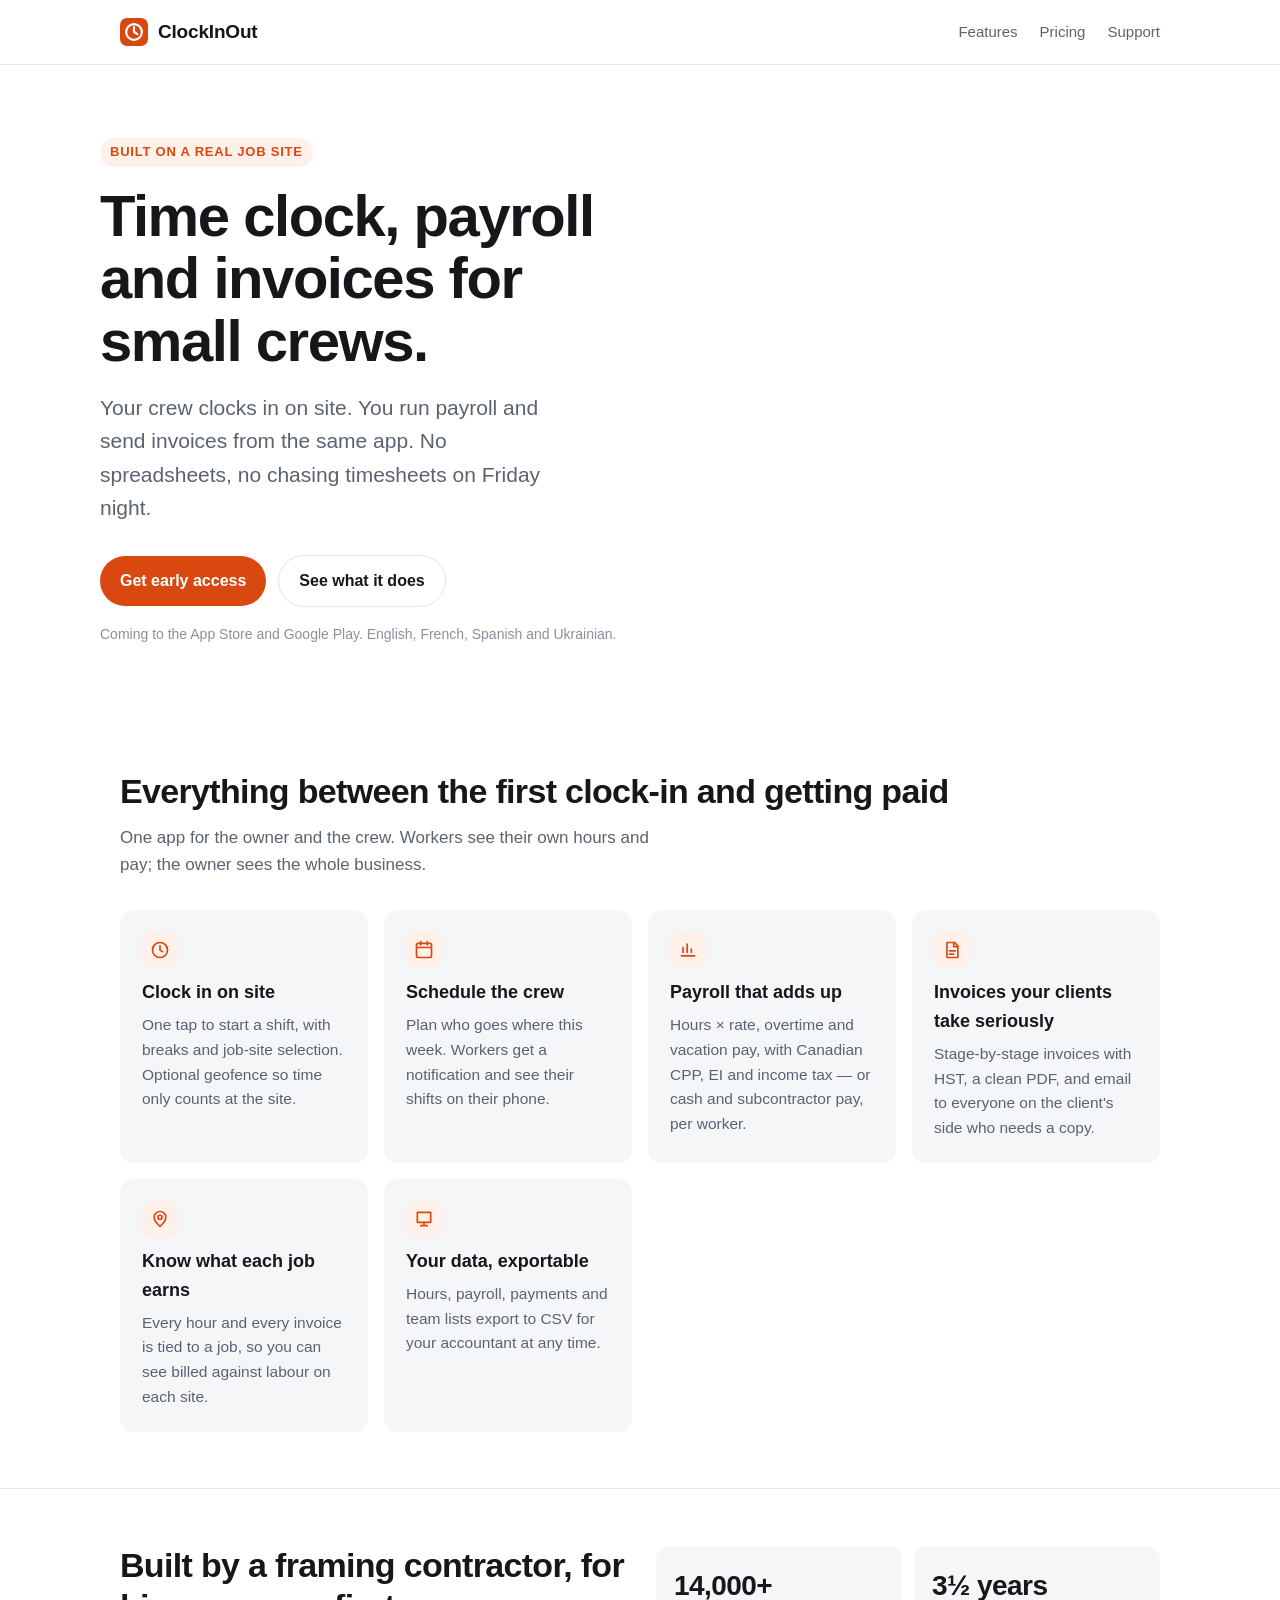
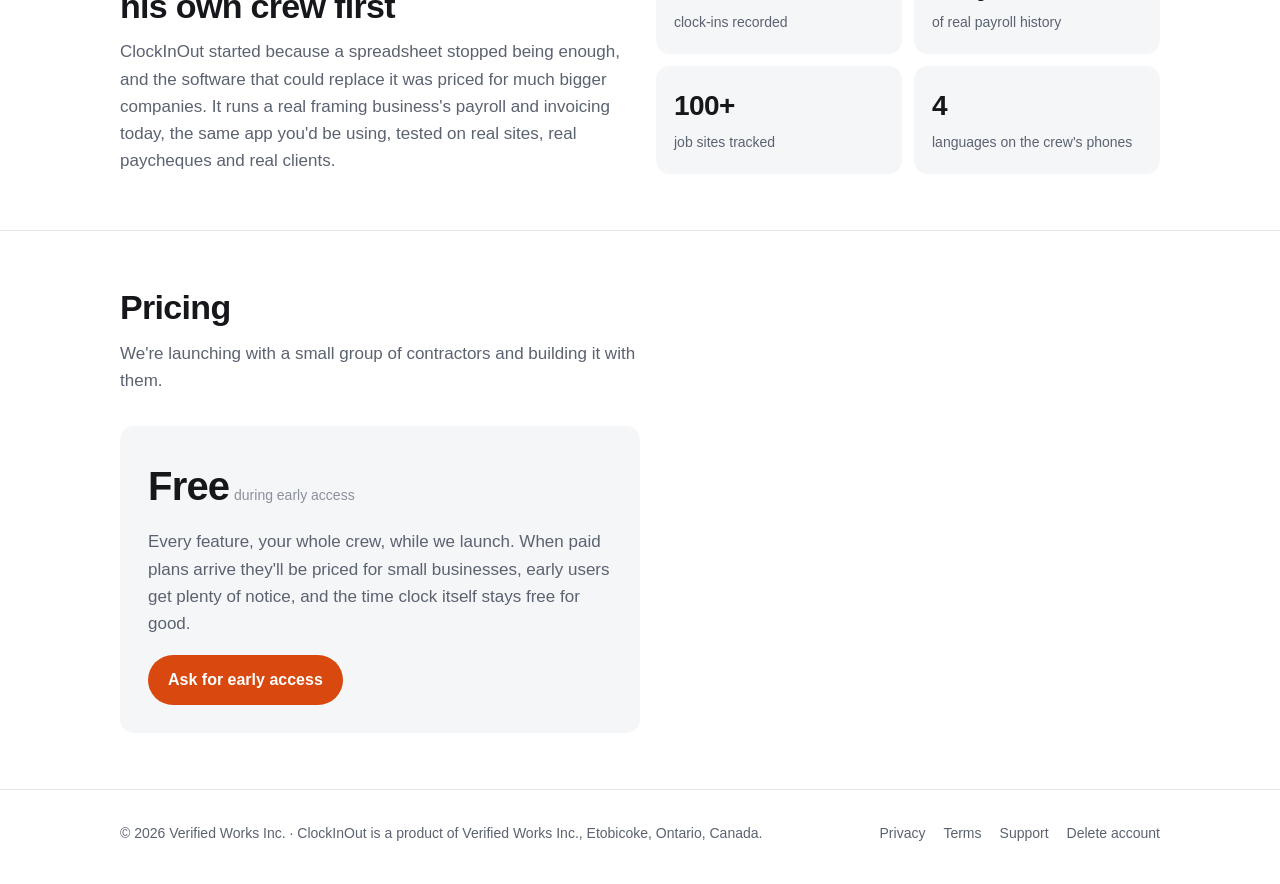
<file: index.html>
<!doctype html>
<html lang="en">
<head>
<meta charset="utf-8">
<meta name="viewport" content="width=device-width, initial-scale=1">
<title>ClockInOut — Time clock, payroll and invoices for small crews</title>
<meta name="description" content="ClockInOut is a time clock, payroll and invoicing app for small construction crews. Clock in on site, run payroll with Canadian deductions, and bill your clients — from your phone.">
<link rel="icon" href="favicon.svg" type="image/svg+xml">
<link rel="stylesheet" href="style.css">
</head>
<body>
<header class="site-header">
  <div class="wrap">
    <a class="brand" href="./"><svg viewBox="0 0 32 32" aria-hidden="true"><rect width="32" height="32" rx="8" fill="#d9480f"/><circle cx="16" cy="16" r="9" fill="none" stroke="#fff" stroke-width="2.5"/><path d="M16 10.5V16l3.8 2.4" fill="none" stroke="#fff" stroke-width="2.5" stroke-linecap="round" stroke-linejoin="round"/></svg>ClockInOut</a>
    <nav class="nav"><a href="#features">Features</a><a class="hide-sm" href="#pricing">Pricing</a><a href="support.html">Support</a></nav>
  </div>
</header>

<main>
  <div class="wrap hero">
    <span class="eyebrow">Built on a real job site</span>
    <h1>Time clock, payroll and invoices for small crews.</h1>
    <p class="lede">Your crew clocks in on site. You run payroll and send invoices from the same app. No spreadsheets, no chasing timesheets on Friday night.</p>
    <div class="cta-row">
      <a class="btn btn-primary" href="mailto:dmytro@clockinout.ca?subject=ClockInOut%20early%20access">Get early access</a>
      <a class="btn btn-ghost" href="#features">See what it does</a>
    </div>
    <p class="note" style="margin-top:16px">Coming to the App Store and Google Play. English, French, Spanish and Ukrainian.</p>
  </div>

  <section id="features">
    <div class="wrap">
      <h2>Everything between the first clock-in and getting paid</h2>
      <p class="section-lede">One app for the owner and the crew. Workers see their own hours and pay; the owner sees the whole business.</p>
      <div class="grid">
        <div class="card"><div class="icon"><svg viewBox="0 0 24 24" fill="none" stroke="currentColor" stroke-width="2" stroke-linecap="round" stroke-linejoin="round"><circle cx="12" cy="12" r="9"/><path d="M12 7v5l3 2"/></svg></div><h3>Clock in on site</h3><p>One tap to start a shift, with breaks and job-site selection. Optional geofence so time only counts at the site.</p></div>
        <div class="card"><div class="icon"><svg viewBox="0 0 24 24" fill="none" stroke="currentColor" stroke-width="2" stroke-linecap="round" stroke-linejoin="round"><rect x="3" y="4" width="18" height="17" rx="2"/><path d="M3 9h18M8 2v4M16 2v4"/></svg></div><h3>Schedule the crew</h3><p>Plan who goes where this week. Workers get a notification and see their shifts on their phone.</p></div>
        <div class="card"><div class="icon"><svg viewBox="0 0 24 24" fill="none" stroke="currentColor" stroke-width="2" stroke-linecap="round" stroke-linejoin="round"><path d="M4 19h16M6 15V9M11 15V5M16 15v-4"/></svg></div><h3>Payroll that adds up</h3><p>Hours × rate, overtime and vacation pay, with Canadian CPP, EI and income tax — or cash and subcontractor pay, per worker.</p></div>
        <div class="card"><div class="icon"><svg viewBox="0 0 24 24" fill="none" stroke="currentColor" stroke-width="2" stroke-linecap="round" stroke-linejoin="round"><path d="M6 3h9l4 4v14H6z"/><path d="M14 3v5h5M9 13h7M9 17h5"/></svg></div><h3>Invoices your clients take seriously</h3><p>Stage-by-stage invoices with HST, a clean PDF, and email to everyone on the client's side who needs a copy.</p></div>
        <div class="card"><div class="icon"><svg viewBox="0 0 24 24" fill="none" stroke="currentColor" stroke-width="2" stroke-linecap="round" stroke-linejoin="round"><path d="M12 21s-7-6.2-7-11a7 7 0 1 1 14 0c0 4.8-7 11-7 11z"/><circle cx="12" cy="10" r="2.5"/></svg></div><h3>Know what each job earns</h3><p>Every hour and every invoice is tied to a job, so you can see billed against labour on each site.</p></div>
        <div class="card"><div class="icon"><svg viewBox="0 0 24 24" fill="none" stroke="currentColor" stroke-width="2" stroke-linecap="round" stroke-linejoin="round"><path d="M4 4h16v12H4z"/><path d="M8 20h8M12 16v4"/></svg></div><h3>Your data, exportable</h3><p>Hours, payroll, payments and team lists export to CSV for your accountant at any time.</p></div>
      </div>
    </div>
  </section>

  <section>
    <div class="wrap story">
      <div>
        <h2>Built by a framing contractor, for his own crew first</h2>
        <p class="section-lede" style="margin-bottom:0">ClockInOut started because a spreadsheet stopped being enough, and the software that could replace it was priced for much bigger companies. It runs a real framing business's payroll and invoicing today, the same app you'd be using, tested on real sites, real paycheques and real clients.</p>
      </div>
      <div class="stats">
        <div class="stat"><b>14,000+</b><span>clock-ins recorded</span></div>
        <div class="stat"><b>3½ years</b><span>of real payroll history</span></div>
        <div class="stat"><b>100+</b><span>job sites tracked</span></div>
        <div class="stat"><b>4</b><span>languages on the crew's phones</span></div>
      </div>
    </div>
  </section>

  <section id="pricing">
    <div class="wrap">
      <h2>Pricing</h2>
      <p class="section-lede">We're launching with a small group of contractors and building it with them.</p>
      <div class="price">
        <b>Free</b> <span class="note">during early access</span>
        <p style="color:var(--ink-muted);margin:10px 0 18px">Every feature, your whole crew, while we launch. When paid plans arrive they'll be priced for small businesses, early users get plenty of notice, and the time clock itself stays free for good.</p>
        <a class="btn btn-primary" href="mailto:dmytro@clockinout.ca?subject=ClockInOut%20early%20access">Ask for early access</a>
      </div>
    </div>
  </section>
</main>

<footer class="site-footer">
  <div class="wrap">
    <div>© 2026 Verified Works Inc. · ClockInOut is a product of Verified Works Inc., Etobicoke, Ontario, Canada.</div>
    <nav><a href="privacy.html">Privacy</a><a href="terms.html">Terms</a><a href="support.html">Support</a><a href="delete-account.html">Delete account</a></nav>
  </div>
</footer>
</body>
</html>
</file>
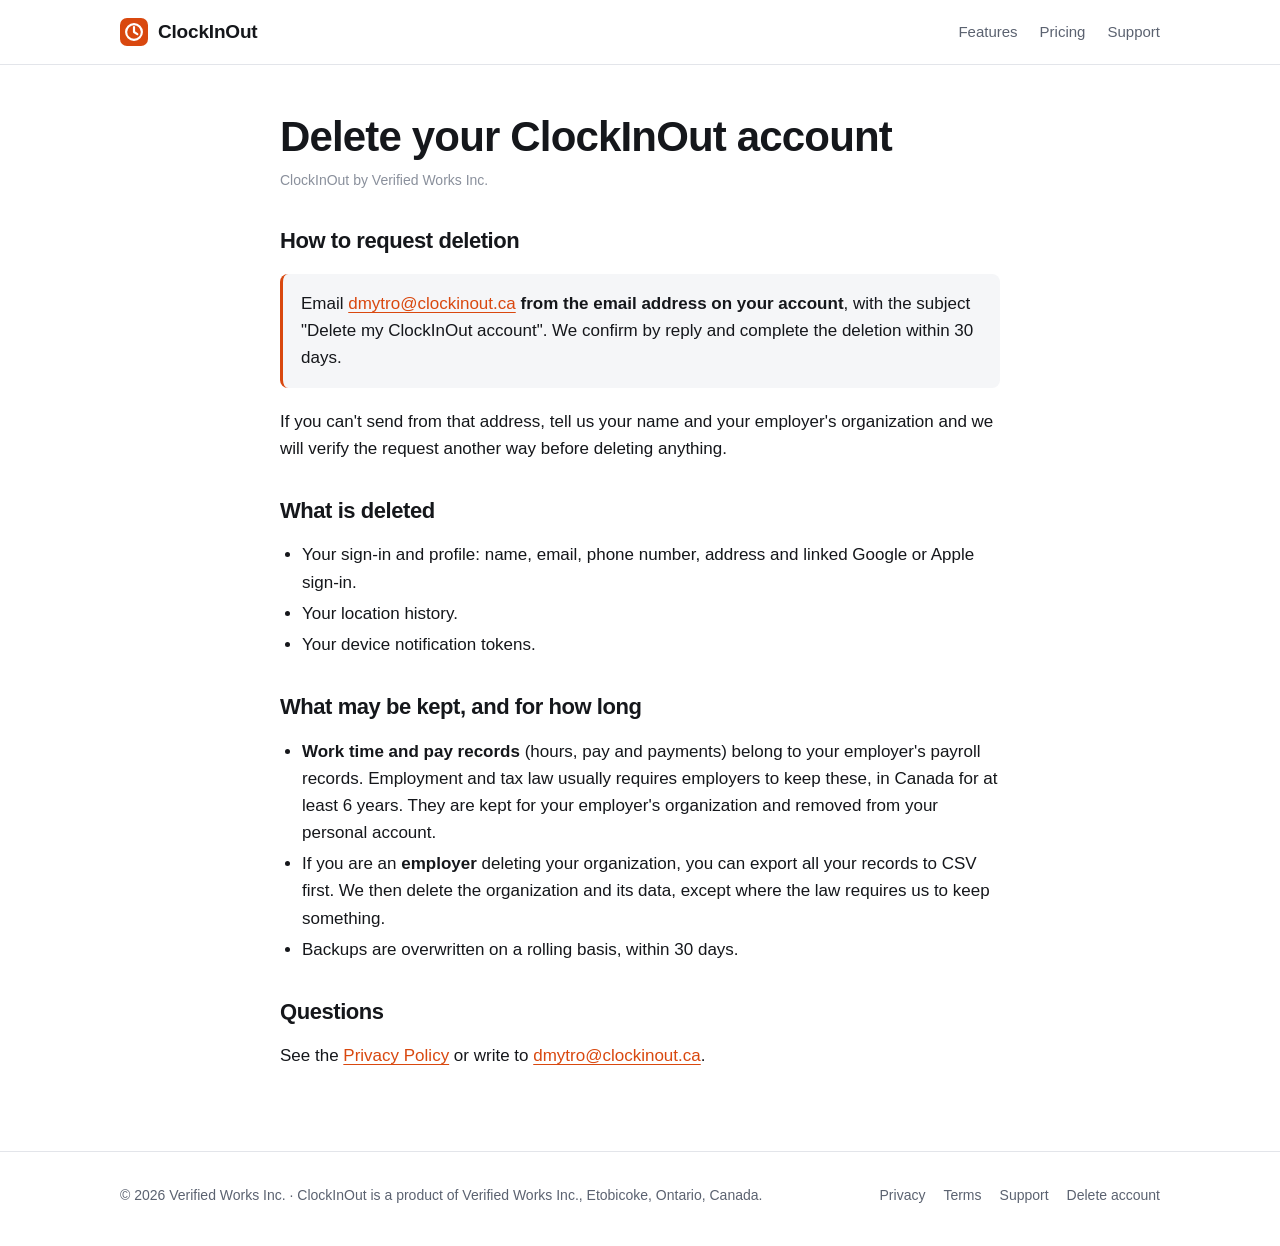
<file: delete-account.html>
<!doctype html>
<html lang="en">
<head>
<meta charset="utf-8">
<meta name="viewport" content="width=device-width, initial-scale=1">
<title>Delete your account — ClockInOut</title>
<meta name="description" content="How to delete your ClockInOut account and what happens to your data.">
<link rel="icon" href="favicon.svg" type="image/svg+xml">
<link rel="stylesheet" href="style.css">
</head>
<body>
<header class="site-header">
  <div class="wrap">
    <a class="brand" href="./"><svg viewBox="0 0 32 32" aria-hidden="true"><rect width="32" height="32" rx="8" fill="#d9480f"/><circle cx="16" cy="16" r="9" fill="none" stroke="#fff" stroke-width="2.5"/><path d="M16 10.5V16l3.8 2.4" fill="none" stroke="#fff" stroke-width="2.5" stroke-linecap="round" stroke-linejoin="round"/></svg>ClockInOut</a>
    <nav class="nav"><a href="./#features">Features</a><a class="hide-sm" href="./#pricing">Pricing</a><a href="support.html">Support</a></nav>
  </div>
</header>

<main class="wrap doc">
  <h1>Delete your ClockInOut account</h1>
  <p class="meta">ClockInOut by Verified Works Inc.</p>

  <h2>How to request deletion</h2>
  <div class="callout"><p>Email <a href="mailto:dmytro@clockinout.ca?subject=Delete%20my%20ClockInOut%20account">dmytro@clockinout.ca</a> <strong>from the email address on your account</strong>, with the subject "Delete my ClockInOut account". We confirm by reply and complete the deletion within 30 days.</p></div>
  <p>If you can't send from that address, tell us your name and your employer's organization and we will verify the request another way before deleting anything.</p>

  <h2>What is deleted</h2>
  <ul>
    <li>Your sign-in and profile: name, email, phone number, address and linked Google or Apple sign-in.</li>
    <li>Your location history.</li>
    <li>Your device notification tokens.</li>
  </ul>

  <h2>What may be kept, and for how long</h2>
  <ul>
    <li><strong>Work time and pay records</strong> (hours, pay and payments) belong to your employer's payroll records. Employment and tax law usually requires employers to keep these, in Canada for at least 6 years. They are kept for your employer's organization and removed from your personal account.</li>
    <li>If you are an <strong>employer</strong> deleting your organization, you can export all your records to CSV first. We then delete the organization and its data, except where the law requires us to keep something.</li>
    <li>Backups are overwritten on a rolling basis, within 30 days.</li>
  </ul>

  <h2>Questions</h2>
  <p>See the <a href="privacy.html">Privacy Policy</a> or write to <a href="mailto:dmytro@clockinout.ca">dmytro@clockinout.ca</a>.</p>
</main>

<footer class="site-footer">
  <div class="wrap">
    <div>© 2026 Verified Works Inc. · ClockInOut is a product of Verified Works Inc., Etobicoke, Ontario, Canada.</div>
    <nav><a href="privacy.html">Privacy</a><a href="terms.html">Terms</a><a href="support.html">Support</a><a href="delete-account.html" aria-current="page">Delete account</a></nav>
  </div>
</footer>
</body>
</html>
</file>
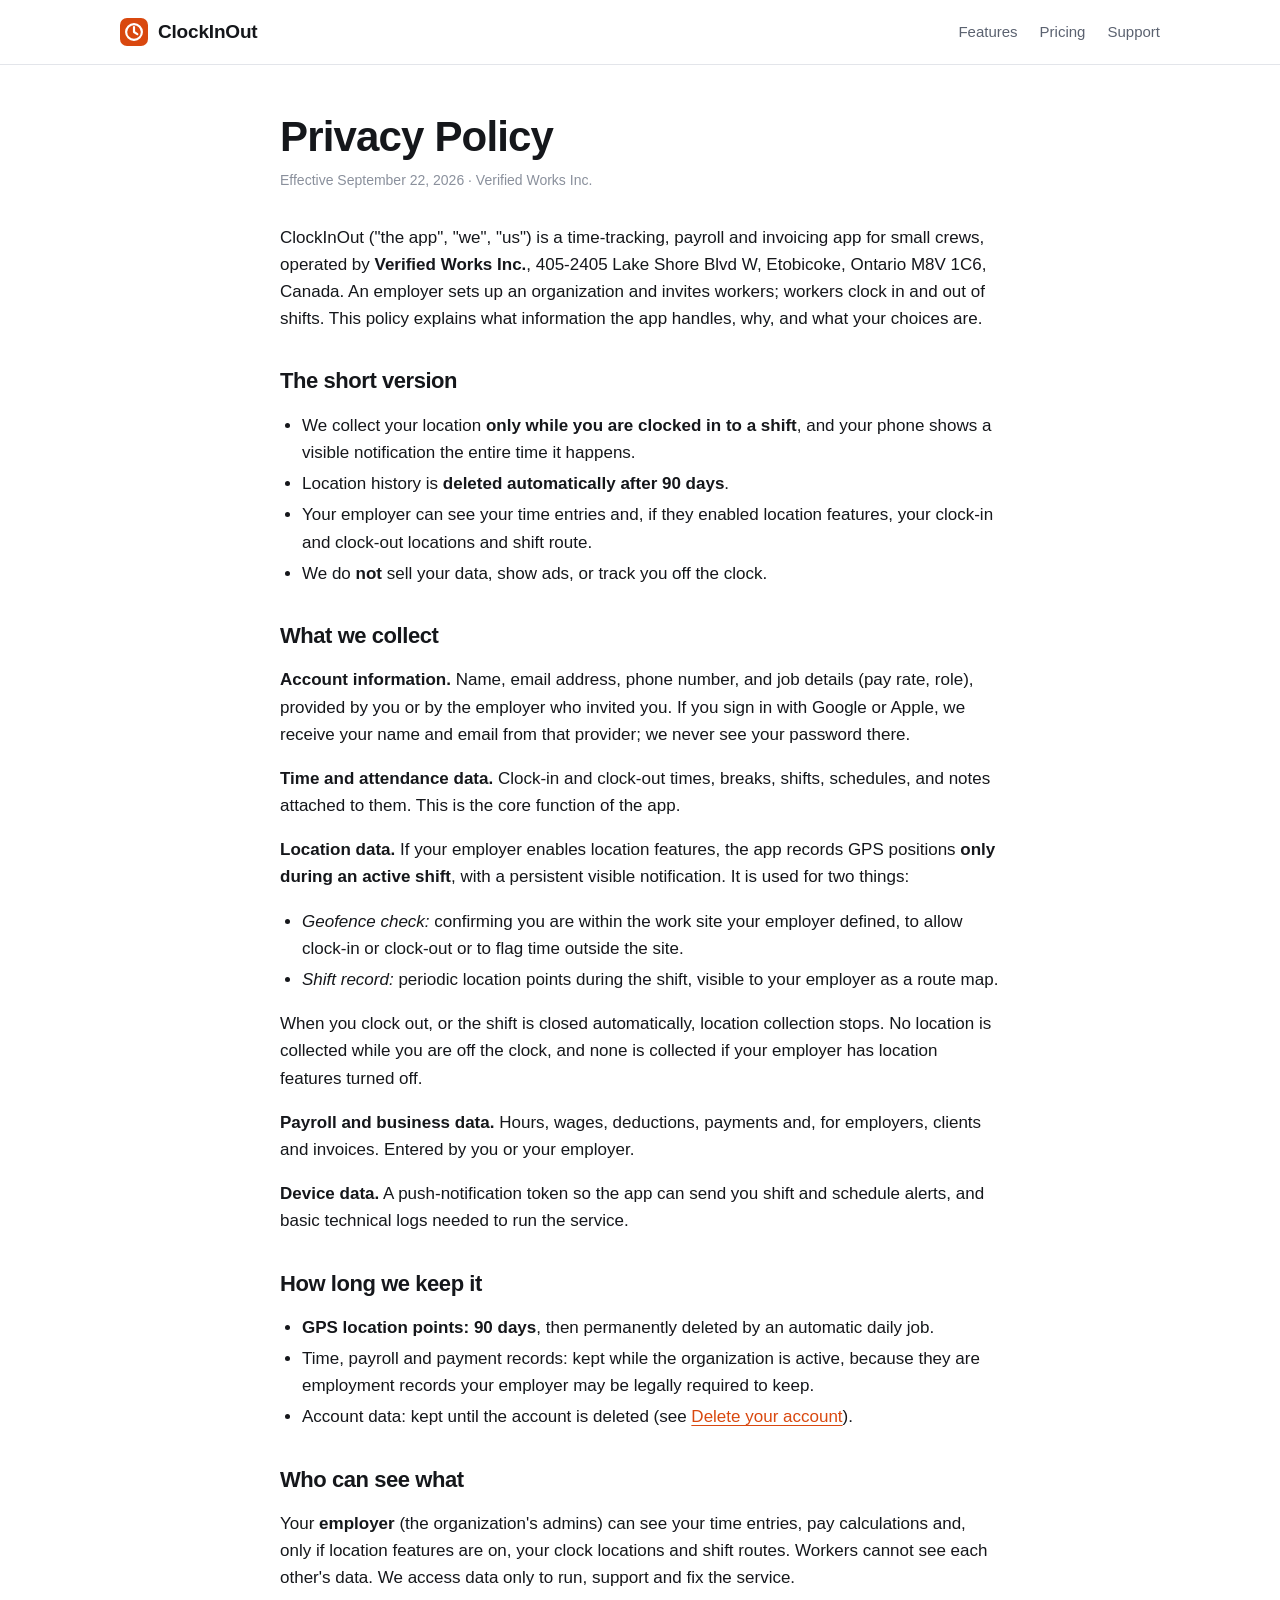
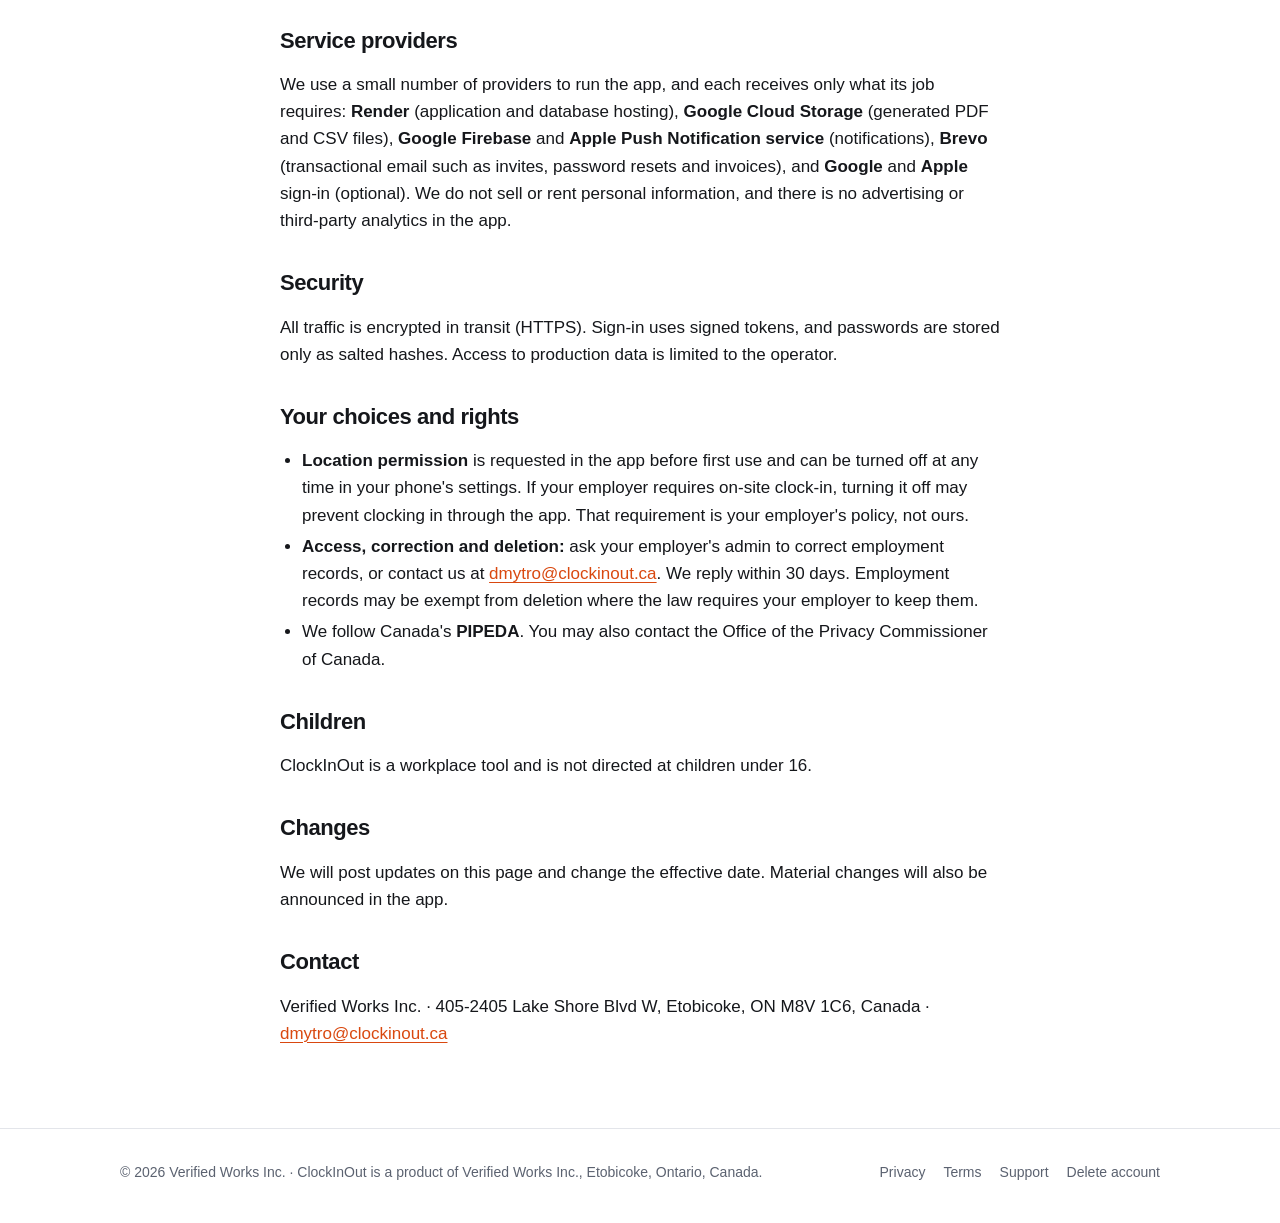
<file: privacy.html>
<!doctype html>
<html lang="en">
<head>
<meta charset="utf-8">
<meta name="viewport" content="width=device-width, initial-scale=1">
<title>Privacy Policy — ClockInOut</title>
<meta name="description" content="How ClockInOut handles account, time, location and payroll data.">
<link rel="icon" href="favicon.svg" type="image/svg+xml">
<link rel="stylesheet" href="style.css">
</head>
<body>
<header class="site-header">
  <div class="wrap">
    <a class="brand" href="./"><svg viewBox="0 0 32 32" aria-hidden="true"><rect width="32" height="32" rx="8" fill="#d9480f"/><circle cx="16" cy="16" r="9" fill="none" stroke="#fff" stroke-width="2.5"/><path d="M16 10.5V16l3.8 2.4" fill="none" stroke="#fff" stroke-width="2.5" stroke-linecap="round" stroke-linejoin="round"/></svg>ClockInOut</a>
    <nav class="nav"><a href="./#features">Features</a><a class="hide-sm" href="./#pricing">Pricing</a><a href="support.html">Support</a></nav>
  </div>
</header>

<main class="wrap doc">
  <h1>Privacy Policy</h1>
  <p class="meta">Effective September 22, 2026 · Verified Works Inc.</p>

  <p>ClockInOut ("the app", "we", "us") is a time-tracking, payroll and invoicing app for small crews, operated by <strong>Verified Works Inc.</strong>, 405-2405 Lake Shore Blvd W, Etobicoke, Ontario M8V 1C6, Canada. An employer sets up an organization and invites workers; workers clock in and out of shifts. This policy explains what information the app handles, why, and what your choices are.</p>

  <h2>The short version</h2>
  <ul>
    <li>We collect your location <strong>only while you are clocked in to a shift</strong>, and your phone shows a visible notification the entire time it happens.</li>
    <li>Location history is <strong>deleted automatically after 90 days</strong>.</li>
    <li>Your employer can see your time entries and, if they enabled location features, your clock-in and clock-out locations and shift route.</li>
    <li>We do <strong>not</strong> sell your data, show ads, or track you off the clock.</li>
  </ul>

  <h2>What we collect</h2>
  <p><strong>Account information.</strong> Name, email address, phone number, and job details (pay rate, role), provided by you or by the employer who invited you. If you sign in with Google or Apple, we receive your name and email from that provider; we never see your password there.</p>
  <p><strong>Time and attendance data.</strong> Clock-in and clock-out times, breaks, shifts, schedules, and notes attached to them. This is the core function of the app.</p>
  <p><strong>Location data.</strong> If your employer enables location features, the app records GPS positions <strong>only during an active shift</strong>, with a persistent visible notification. It is used for two things:</p>
  <ul>
    <li><em>Geofence check:</em> confirming you are within the work site your employer defined, to allow clock-in or clock-out or to flag time outside the site.</li>
    <li><em>Shift record:</em> periodic location points during the shift, visible to your employer as a route map.</li>
  </ul>
  <p>When you clock out, or the shift is closed automatically, location collection stops. No location is collected while you are off the clock, and none is collected if your employer has location features turned off.</p>
  <p><strong>Payroll and business data.</strong> Hours, wages, deductions, payments and, for employers, clients and invoices. Entered by you or your employer.</p>
  <p><strong>Device data.</strong> A push-notification token so the app can send you shift and schedule alerts, and basic technical logs needed to run the service.</p>

  <h2>How long we keep it</h2>
  <ul>
    <li><strong>GPS location points: 90 days</strong>, then permanently deleted by an automatic daily job.</li>
    <li>Time, payroll and payment records: kept while the organization is active, because they are employment records your employer may be legally required to keep.</li>
    <li>Account data: kept until the account is deleted (see <a href="delete-account.html">Delete your account</a>).</li>
  </ul>

  <h2>Who can see what</h2>
  <p>Your <strong>employer</strong> (the organization's admins) can see your time entries, pay calculations and, only if location features are on, your clock locations and shift routes. Workers cannot see each other's data. We access data only to run, support and fix the service.</p>

  <h2>Service providers</h2>
  <p>We use a small number of providers to run the app, and each receives only what its job requires: <strong>Render</strong> (application and database hosting), <strong>Google Cloud Storage</strong> (generated PDF and CSV files), <strong>Google Firebase</strong> and <strong>Apple Push Notification service</strong> (notifications), <strong>Brevo</strong> (transactional email such as invites, password resets and invoices), and <strong>Google</strong> and <strong>Apple</strong> sign-in (optional). We do not sell or rent personal information, and there is no advertising or third-party analytics in the app.</p>

  <h2>Security</h2>
  <p>All traffic is encrypted in transit (HTTPS). Sign-in uses signed tokens, and passwords are stored only as salted hashes. Access to production data is limited to the operator.</p>

  <h2>Your choices and rights</h2>
  <ul>
    <li><strong>Location permission</strong> is requested in the app before first use and can be turned off at any time in your phone's settings. If your employer requires on-site clock-in, turning it off may prevent clocking in through the app. That requirement is your employer's policy, not ours.</li>
    <li><strong>Access, correction and deletion:</strong> ask your employer's admin to correct employment records, or contact us at <a href="mailto:dmytro@clockinout.ca">dmytro@clockinout.ca</a>. We reply within 30 days. Employment records may be exempt from deletion where the law requires your employer to keep them.</li>
    <li>We follow Canada's <strong>PIPEDA</strong>. You may also contact the Office of the Privacy Commissioner of Canada.</li>
  </ul>

  <h2>Children</h2>
  <p>ClockInOut is a workplace tool and is not directed at children under 16.</p>

  <h2>Changes</h2>
  <p>We will post updates on this page and change the effective date. Material changes will also be announced in the app.</p>

  <h2>Contact</h2>
  <p>Verified Works Inc. · 405-2405 Lake Shore Blvd W, Etobicoke, ON M8V 1C6, Canada · <a href="mailto:dmytro@clockinout.ca">dmytro@clockinout.ca</a></p>
</main>

<footer class="site-footer">
  <div class="wrap">
    <div>© 2026 Verified Works Inc. · ClockInOut is a product of Verified Works Inc., Etobicoke, Ontario, Canada.</div>
    <nav><a href="privacy.html" aria-current="page">Privacy</a><a href="terms.html">Terms</a><a href="support.html">Support</a><a href="delete-account.html">Delete account</a></nav>
  </div>
</footer>
</body>
</html>
</file>
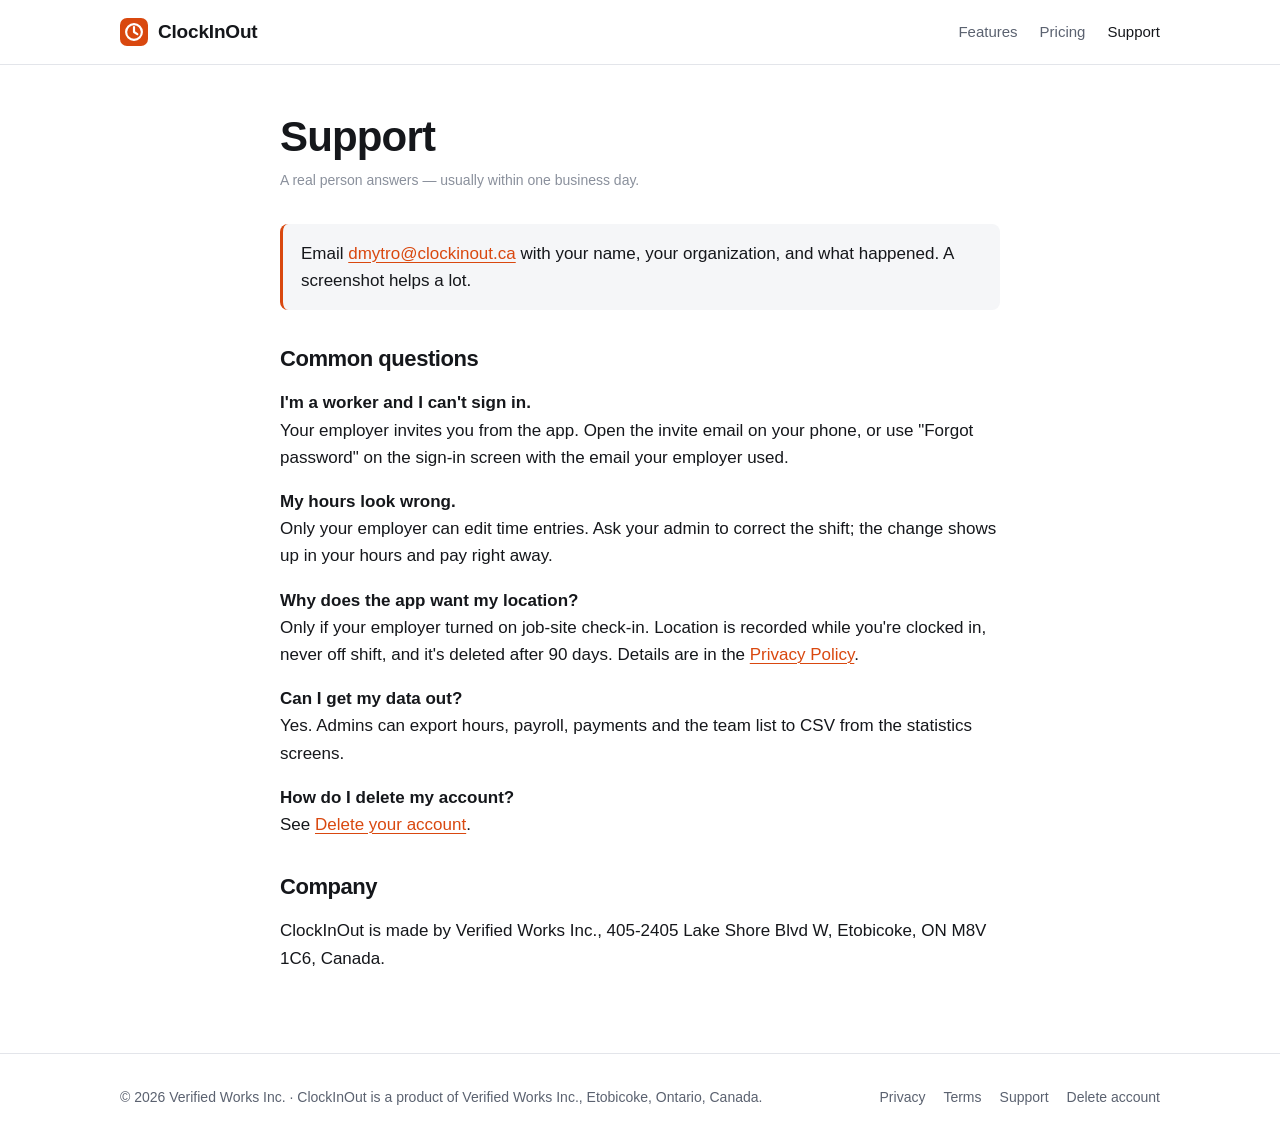
<file: support.html>
<!doctype html>
<html lang="en">
<head>
<meta charset="utf-8">
<meta name="viewport" content="width=device-width, initial-scale=1">
<title>Support — ClockInOut</title>
<meta name="description" content="Get help with ClockInOut.">
<link rel="icon" href="favicon.svg" type="image/svg+xml">
<link rel="stylesheet" href="style.css">
</head>
<body>
<header class="site-header">
  <div class="wrap">
    <a class="brand" href="./"><svg viewBox="0 0 32 32" aria-hidden="true"><rect width="32" height="32" rx="8" fill="#d9480f"/><circle cx="16" cy="16" r="9" fill="none" stroke="#fff" stroke-width="2.5"/><path d="M16 10.5V16l3.8 2.4" fill="none" stroke="#fff" stroke-width="2.5" stroke-linecap="round" stroke-linejoin="round"/></svg>ClockInOut</a>
    <nav class="nav"><a href="./#features">Features</a><a class="hide-sm" href="./#pricing">Pricing</a><a href="support.html" aria-current="page">Support</a></nav>
  </div>
</header>

<main class="wrap doc">
  <h1>Support</h1>
  <p class="meta">A real person answers — usually within one business day.</p>

  <div class="callout"><p>Email <a href="mailto:dmytro@clockinout.ca?subject=ClockInOut%20support">dmytro@clockinout.ca</a> with your name, your organization, and what happened. A screenshot helps a lot.</p></div>

  <h2>Common questions</h2>

  <p><strong>I'm a worker and I can't sign in.</strong><br>Your employer invites you from the app. Open the invite email on your phone, or use "Forgot password" on the sign-in screen with the email your employer used.</p>

  <p><strong>My hours look wrong.</strong><br>Only your employer can edit time entries. Ask your admin to correct the shift; the change shows up in your hours and pay right away.</p>

  <p><strong>Why does the app want my location?</strong><br>Only if your employer turned on job-site check-in. Location is recorded while you're clocked in, never off shift, and it's deleted after 90 days. Details are in the <a href="privacy.html">Privacy Policy</a>.</p>

  <p><strong>Can I get my data out?</strong><br>Yes. Admins can export hours, payroll, payments and the team list to CSV from the statistics screens.</p>

  <p><strong>How do I delete my account?</strong><br>See <a href="delete-account.html">Delete your account</a>.</p>

  <h2>Company</h2>
  <p>ClockInOut is made by Verified Works Inc., 405-2405 Lake Shore Blvd W, Etobicoke, ON M8V 1C6, Canada.</p>
</main>

<footer class="site-footer">
  <div class="wrap">
    <div>© 2026 Verified Works Inc. · ClockInOut is a product of Verified Works Inc., Etobicoke, Ontario, Canada.</div>
    <nav><a href="privacy.html">Privacy</a><a href="terms.html">Terms</a><a href="support.html" aria-current="page">Support</a><a href="delete-account.html">Delete account</a></nav>
  </div>
</footer>
</body>
</html>
</file>
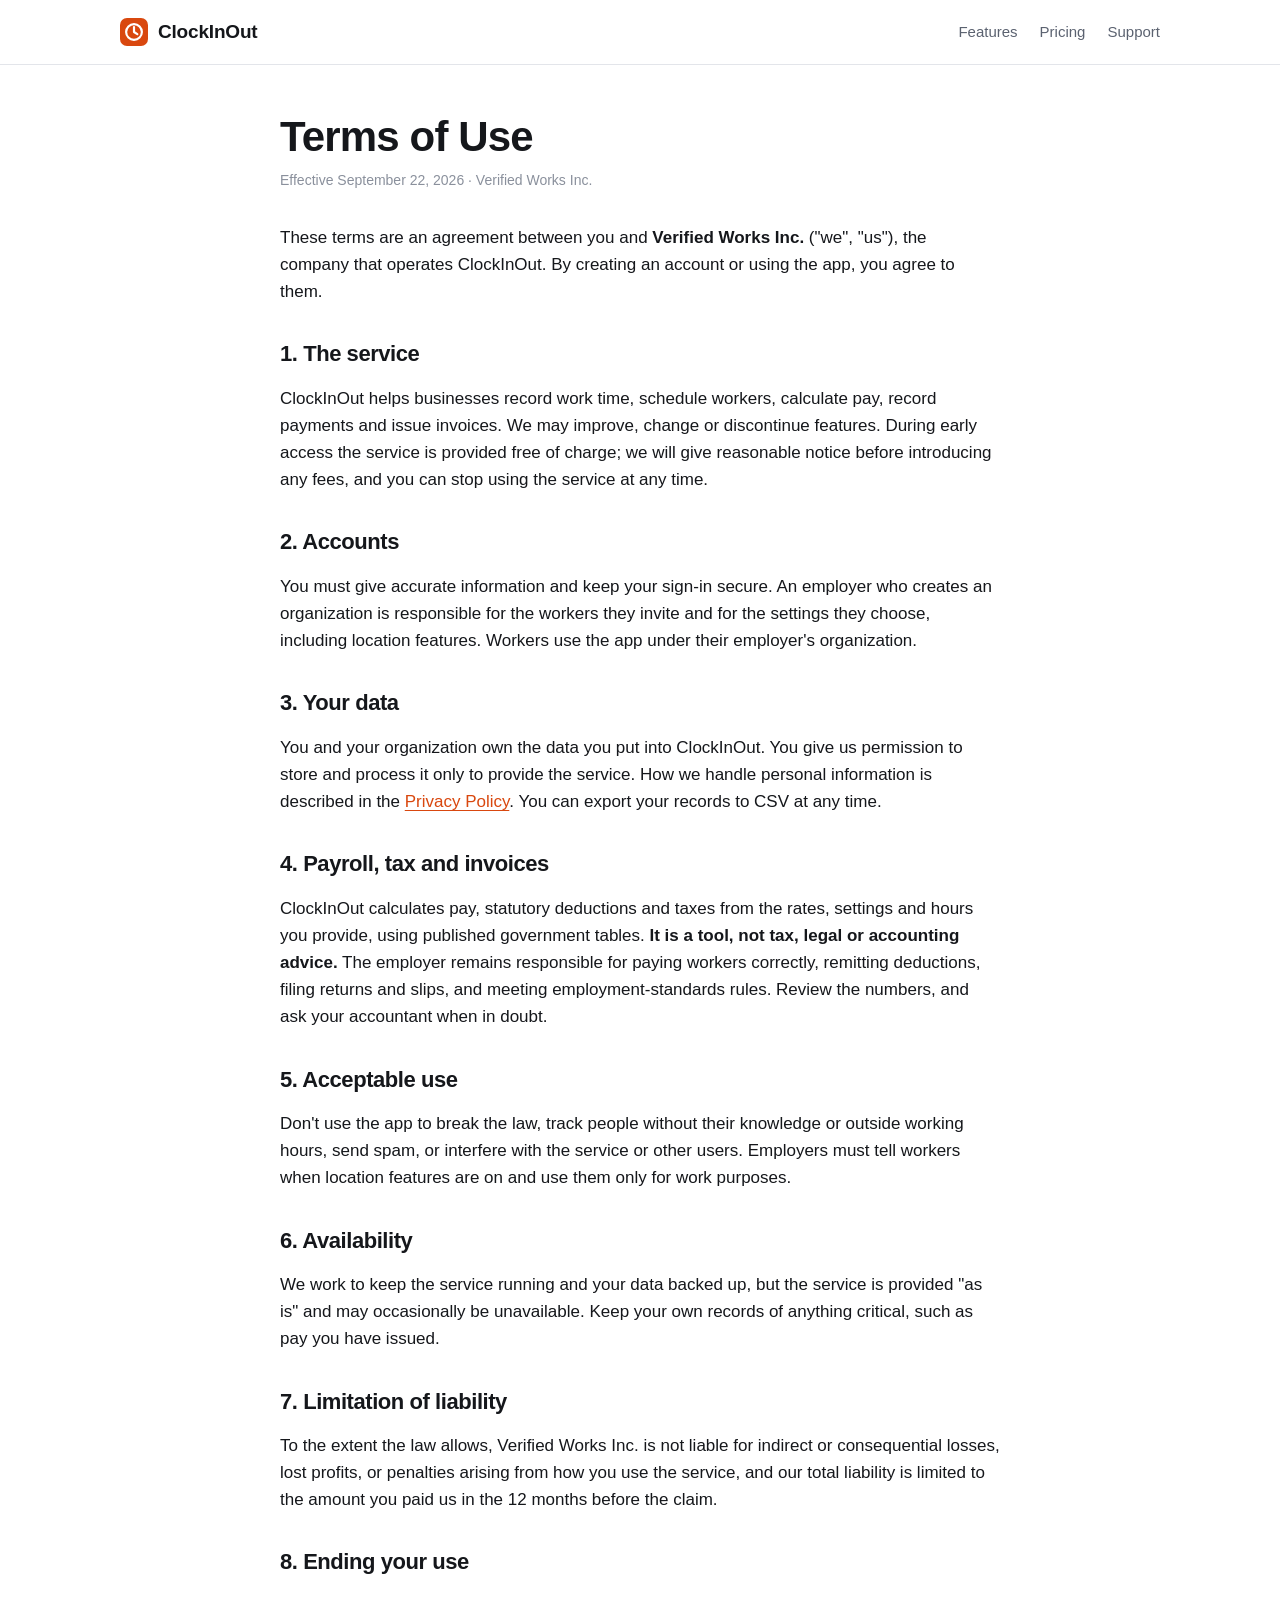
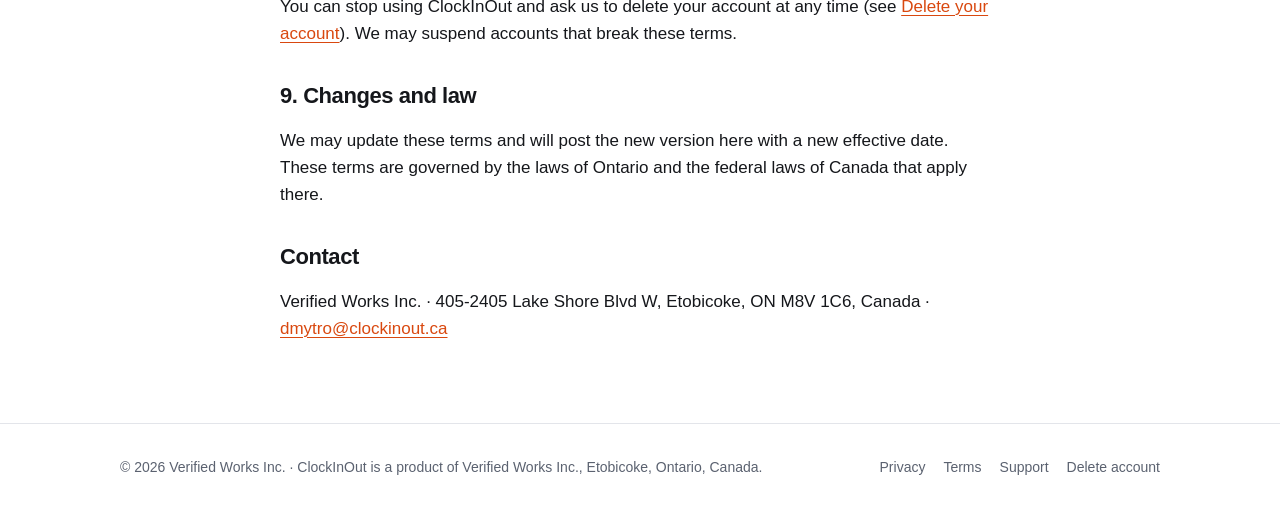
<file: terms.html>
<!doctype html>
<html lang="en">
<head>
<meta charset="utf-8">
<meta name="viewport" content="width=device-width, initial-scale=1">
<title>Terms of Use — ClockInOut</title>
<meta name="description" content="The terms for using ClockInOut.">
<link rel="icon" href="favicon.svg" type="image/svg+xml">
<link rel="stylesheet" href="style.css">
</head>
<body>
<header class="site-header">
  <div class="wrap">
    <a class="brand" href="./"><svg viewBox="0 0 32 32" aria-hidden="true"><rect width="32" height="32" rx="8" fill="#d9480f"/><circle cx="16" cy="16" r="9" fill="none" stroke="#fff" stroke-width="2.5"/><path d="M16 10.5V16l3.8 2.4" fill="none" stroke="#fff" stroke-width="2.5" stroke-linecap="round" stroke-linejoin="round"/></svg>ClockInOut</a>
    <nav class="nav"><a href="./#features">Features</a><a class="hide-sm" href="./#pricing">Pricing</a><a href="support.html">Support</a></nav>
  </div>
</header>

<main class="wrap doc">
  <h1>Terms of Use</h1>
  <p class="meta">Effective September 22, 2026 · Verified Works Inc.</p>

  <p>These terms are an agreement between you and <strong>Verified Works Inc.</strong> ("we", "us"), the company that operates ClockInOut. By creating an account or using the app, you agree to them.</p>

  <h2>1. The service</h2>
  <p>ClockInOut helps businesses record work time, schedule workers, calculate pay, record payments and issue invoices. We may improve, change or discontinue features. During early access the service is provided free of charge; we will give reasonable notice before introducing any fees, and you can stop using the service at any time.</p>

  <h2>2. Accounts</h2>
  <p>You must give accurate information and keep your sign-in secure. An employer who creates an organization is responsible for the workers they invite and for the settings they choose, including location features. Workers use the app under their employer's organization.</p>

  <h2>3. Your data</h2>
  <p>You and your organization own the data you put into ClockInOut. You give us permission to store and process it only to provide the service. How we handle personal information is described in the <a href="privacy.html">Privacy Policy</a>. You can export your records to CSV at any time.</p>

  <h2>4. Payroll, tax and invoices</h2>
  <p>ClockInOut calculates pay, statutory deductions and taxes from the rates, settings and hours you provide, using published government tables. <strong>It is a tool, not tax, legal or accounting advice.</strong> The employer remains responsible for paying workers correctly, remitting deductions, filing returns and slips, and meeting employment-standards rules. Review the numbers, and ask your accountant when in doubt.</p>

  <h2>5. Acceptable use</h2>
  <p>Don't use the app to break the law, track people without their knowledge or outside working hours, send spam, or interfere with the service or other users. Employers must tell workers when location features are on and use them only for work purposes.</p>

  <h2>6. Availability</h2>
  <p>We work to keep the service running and your data backed up, but the service is provided "as is" and may occasionally be unavailable. Keep your own records of anything critical, such as pay you have issued.</p>

  <h2>7. Limitation of liability</h2>
  <p>To the extent the law allows, Verified Works Inc. is not liable for indirect or consequential losses, lost profits, or penalties arising from how you use the service, and our total liability is limited to the amount you paid us in the 12 months before the claim.</p>

  <h2>8. Ending your use</h2>
  <p>You can stop using ClockInOut and ask us to delete your account at any time (see <a href="delete-account.html">Delete your account</a>). We may suspend accounts that break these terms.</p>

  <h2>9. Changes and law</h2>
  <p>We may update these terms and will post the new version here with a new effective date. These terms are governed by the laws of Ontario and the federal laws of Canada that apply there.</p>

  <h2>Contact</h2>
  <p>Verified Works Inc. · 405-2405 Lake Shore Blvd W, Etobicoke, ON M8V 1C6, Canada · <a href="mailto:dmytro@clockinout.ca">dmytro@clockinout.ca</a></p>
</main>

<footer class="site-footer">
  <div class="wrap">
    <div>© 2026 Verified Works Inc. · ClockInOut is a product of Verified Works Inc., Etobicoke, Ontario, Canada.</div>
    <nav><a href="privacy.html">Privacy</a><a href="terms.html" aria-current="page">Terms</a><a href="support.html">Support</a><a href="delete-account.html">Delete account</a></nav>
  </div>
</footer>
</body>
</html>
</file>
<file: style.css>
/* ClockInOut — site styles. One file, no build step, no frameworks. */
:root {
  --ink: #15171b;
  --ink-muted: #5b6270;
  --ink-faint: #8a909c;
  --canvas: #ffffff;
  --surface: #f5f6f8;
  --hairline: #e3e5ea;
  --accent: #d9480f;          /* site-orange: safety vests, survey paint */
  --accent-ink: #ffffff;
  --accent-soft: #fff1ea;
  --radius: 14px;
  --max: 1080px;
  color-scheme: light;
}
@media (prefers-color-scheme: dark) {
  :root:not([data-theme="light"]) {
    --ink: #eceef2; --ink-muted: #a4aab6; --ink-faint: #7a808c;
    --canvas: #0f1114; --surface: #181b20; --hairline: #262a31;
    --accent: #ff7a3d; --accent-ink: #1a0d06; --accent-soft: #2a1a12;
    color-scheme: dark;
  }
}

* { box-sizing: border-box; }
html { -webkit-text-size-adjust: 100%; }
body {
  margin: 0; background: var(--canvas); color: var(--ink);
  font: 17px/1.6 -apple-system, BlinkMacSystemFont, "Segoe UI", Roboto, "Helvetica Neue", Arial, sans-serif;
}
a { color: var(--accent); text-decoration-thickness: 1px; text-underline-offset: 3px; }
img, svg { max-width: 100%; }
.wrap { max-width: var(--max); margin: 0 auto; padding: 0 20px; }

/* ── header ─────────────────────────────────────────────────────────────── */
.site-header { border-bottom: 1px solid var(--hairline); }
.site-header .wrap { display: flex; align-items: center; justify-content: space-between; height: 64px; gap: 16px; }
.brand { display: flex; align-items: center; gap: 10px; color: var(--ink); text-decoration: none; font-weight: 700; font-size: 19px; letter-spacing: -0.01em; }
.brand svg { width: 28px; height: 28px; flex: none; }
.nav { display: flex; gap: 22px; font-size: 15px; }
.nav a { color: var(--ink-muted); text-decoration: none; }
.nav a:hover, .nav a[aria-current="page"] { color: var(--ink); }

/* ── hero ───────────────────────────────────────────────────────────────── */
.hero { padding: 72px 0 56px; }
.eyebrow { display: inline-block; font-size: 13px; font-weight: 600; letter-spacing: 0.06em; text-transform: uppercase; color: var(--accent); background: var(--accent-soft); padding: 4px 10px; border-radius: 99px; }
.hero h1 { font-size: clamp(34px, 6vw, 58px); line-height: 1.08; letter-spacing: -0.025em; margin: 18px 0 18px; max-width: 16ch; }
.hero p.lede { font-size: clamp(18px, 2.2vw, 21px); color: var(--ink-muted); max-width: 40ch; margin: 0 0 30px; }
.cta-row { display: flex; flex-wrap: wrap; gap: 12px; align-items: center; }
.btn { display: inline-block; padding: 12px 20px; border-radius: 99px; font-weight: 600; font-size: 16px; text-decoration: none; }
.btn-primary { background: var(--accent); color: var(--accent-ink); }
.btn-ghost { color: var(--ink); border: 1px solid var(--hairline); }
.note { font-size: 14px; color: var(--ink-faint); }

/* ── sections ───────────────────────────────────────────────────────────── */
section { padding: 56px 0; }
section + section { border-top: 1px solid var(--hairline); }
h2 { font-size: clamp(26px, 3.4vw, 34px); letter-spacing: -0.02em; line-height: 1.2; margin: 0 0 12px; }
.section-lede { color: var(--ink-muted); max-width: 56ch; margin: 0 0 32px; }
.grid { display: grid; gap: 16px; grid-template-columns: repeat(auto-fit, minmax(240px, 1fr)); }
.card { background: var(--surface); border-radius: var(--radius); padding: 22px; }
.card h3 { margin: 10px 0 6px; font-size: 18px; }
.card p { margin: 0; color: var(--ink-muted); font-size: 15.5px; }
.card .icon { width: 36px; height: 36px; border-radius: 10px; background: var(--accent-soft); color: var(--accent); display: grid; place-items: center; }
.card .icon svg { width: 20px; height: 20px; }

.story { display: grid; gap: 32px; grid-template-columns: 1fr; }
@media (min-width: 820px) { .story { grid-template-columns: 1fr 1fr; align-items: center; } }
.stats { display: grid; grid-template-columns: repeat(2, 1fr); gap: 12px; }
.stat { background: var(--surface); border-radius: var(--radius); padding: 18px; }
.stat b { display: block; font-size: 28px; letter-spacing: -0.02em; font-variant-numeric: tabular-nums; }
.stat span { color: var(--ink-muted); font-size: 14px; }

.price { background: var(--surface); border-radius: var(--radius); padding: 28px; max-width: 520px; }
.price b { font-size: 40px; letter-spacing: -0.02em; }

/* ── legal / text pages ─────────────────────────────────────────────────── */
.doc { max-width: 720px; padding: 48px 0 64px; }
.doc h1 { font-size: clamp(30px, 4.5vw, 42px); letter-spacing: -0.02em; line-height: 1.15; margin: 0 0 8px; }
.doc .meta { color: var(--ink-faint); font-size: 14px; margin: 0 0 32px; }
.doc h2 { font-size: 22px; margin: 36px 0 8px; }
.doc ul { padding-left: 22px; }
.doc li { margin: 4px 0; }
.callout { background: var(--surface); border-left: 3px solid var(--accent); border-radius: 8px; padding: 16px 18px; margin: 20px 0; }
.callout p { margin: 0; }

/* ── footer ─────────────────────────────────────────────────────────────── */
.site-footer { border-top: 1px solid var(--hairline); padding: 32px 0 40px; color: var(--ink-muted); font-size: 14px; }
.site-footer .wrap { display: flex; flex-wrap: wrap; justify-content: space-between; gap: 16px; }
.site-footer nav { display: flex; flex-wrap: wrap; gap: 18px; }
.site-footer a { color: var(--ink-muted); text-decoration: none; }
.site-footer a:hover { color: var(--ink); }

@media (max-width: 600px) {
  .nav { gap: 14px; font-size: 14px; }
  .nav .hide-sm { display: none; }
  .hero { padding: 48px 0 40px; }
  section { padding: 44px 0; }
}
</file>
